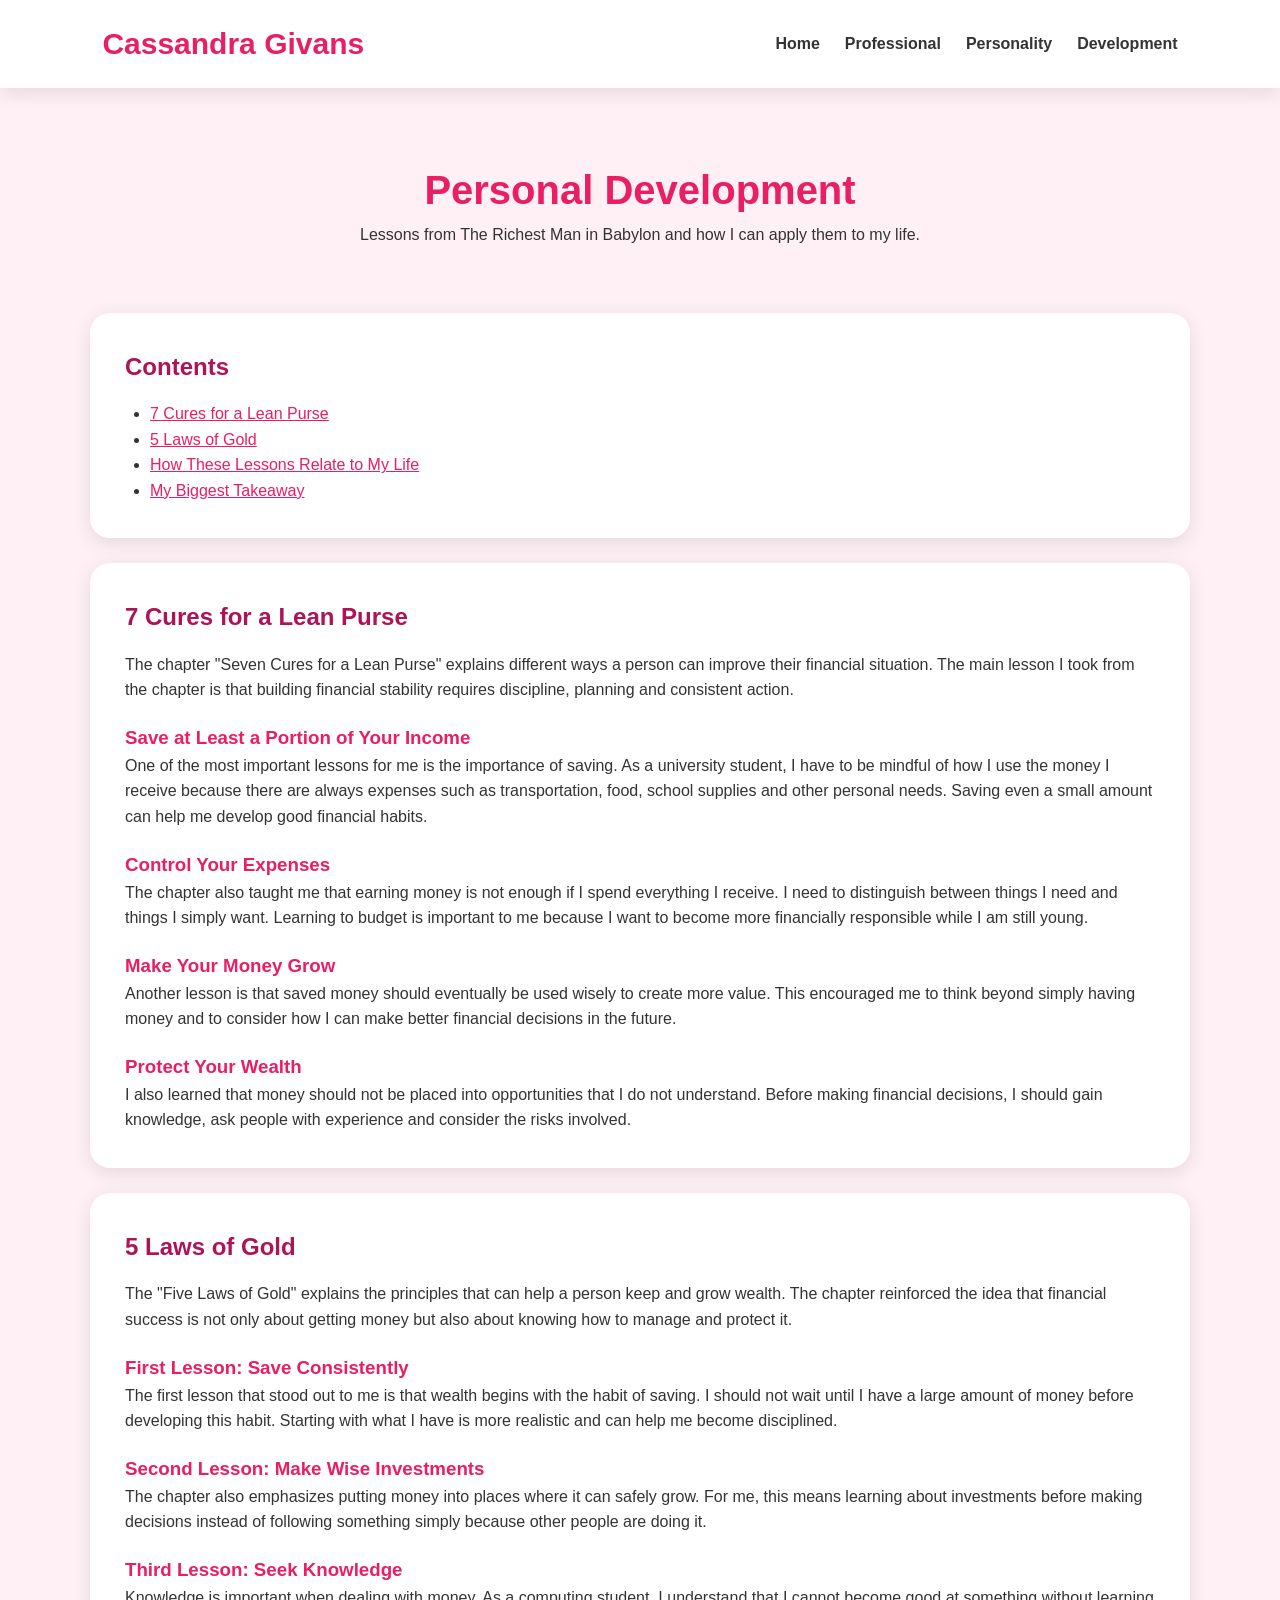
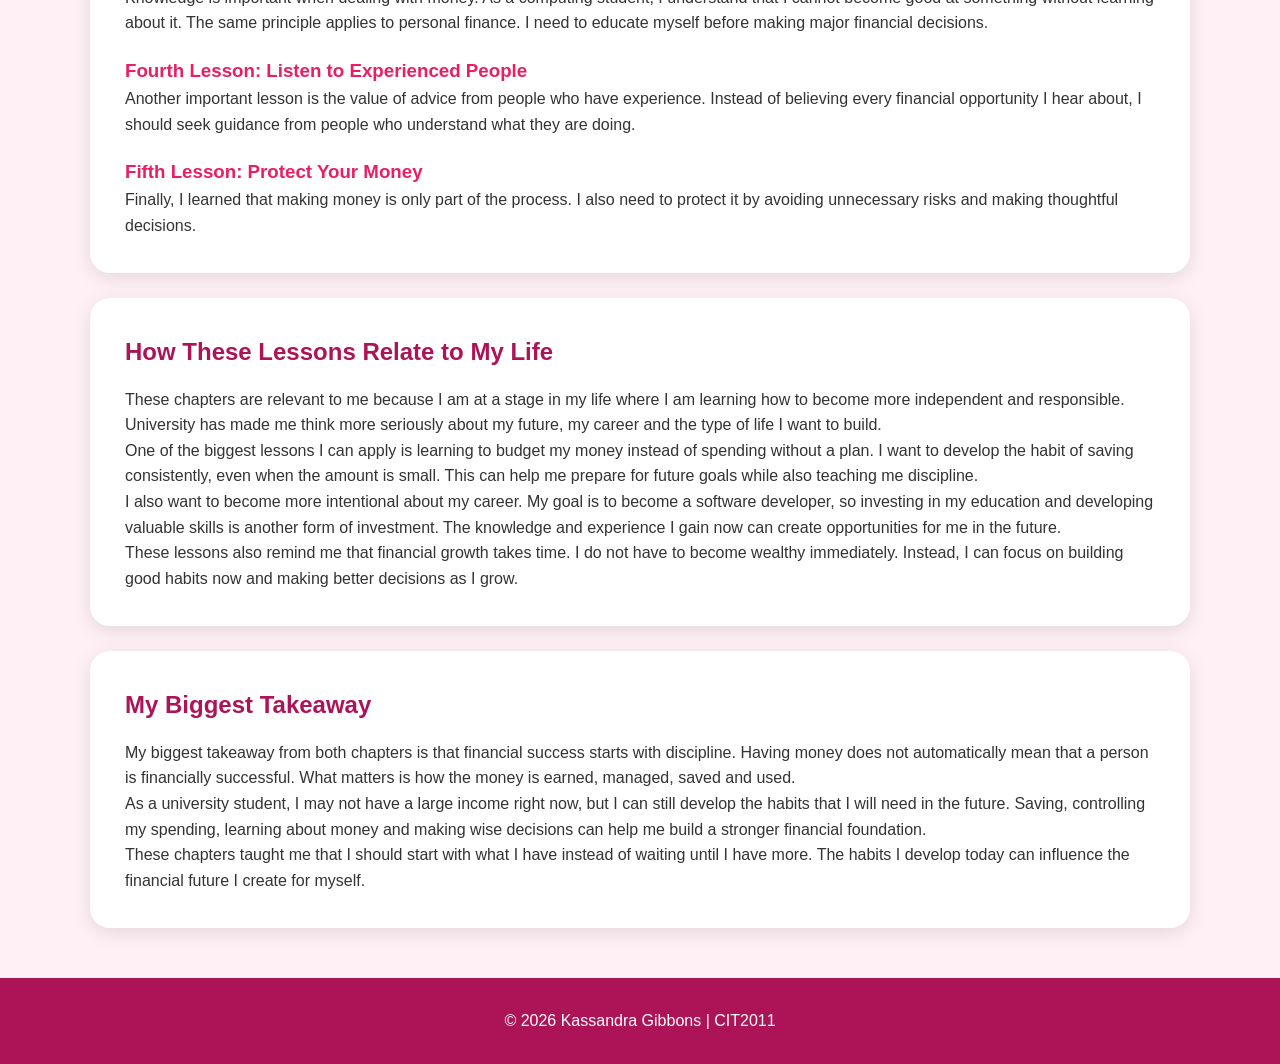
<file: Codes/development.html>
<!DOCTYPE html>
<html lang="en">

<head>
    <meta charset="UTF-8">
    <meta name="viewport" content="width=device-width, initial-scale=1.0">

    <title>Personal Development | Kassandra Gibbons</title>

     <link href="css/style.css" rel="stylesheet">
</head>

<body>

<header>

    <nav class="navbar">

        <h1 class="logo">Cassandra Givans</h1>

        <ul class="nav-links">
            <li><a href="index.html">Home</a></li>
            <li><a href="professional.html">Professional</a></li>
            <li><a href="personality.html">Personality</a></li>
            <li><a href="development.html">Development</a></li>
        </ul>

    </nav>

</header>


<main>

    <section class="page-header">

        <h2>Personal Development</h2>

        <p>
            Lessons from The Richest Man in Babylon and how I can
            apply them to my life.
        </p>

    </section>


    <!-- BOOKMARK NAVIGATION -->

    <section class="text-section">

        <h2>Contents</h2>

        <ul>

            <li>
                <a href="#seven-cures">
                    7 Cures for a Lean Purse
                </a>
            </li>

            <li>
                <a href="#five-laws">
                    5 Laws of Gold
                </a>
            </li>

            <li>
                <a href="#my-life">
                    How These Lessons Relate to My Life
                </a>
            </li>

            <li>
                <a href="#takeaway">
                    My Biggest Takeaway
                </a>
            </li>

        </ul>

    </section>


    <!-- 7 CURES -->

    <section class="text-section" id="seven-cures">

        <h2>7 Cures for a Lean Purse</h2>

        <p>
            The chapter "Seven Cures for a Lean Purse" explains
            different ways a person can improve their financial
            situation. The main lesson I took from the chapter is
            that building financial stability requires discipline,
            planning and consistent action.
        </p>

        <h3>Save at Least a Portion of Your Income</h3>

        <p>
            One of the most important lessons for me is the importance
            of saving. As a university student, I have to be mindful
            of how I use the money I receive because there are always
            expenses such as transportation, food, school supplies
            and other personal needs. Saving even a small amount can
            help me develop good financial habits.
        </p>

        <h3>Control Your Expenses</h3>

        <p>
            The chapter also taught me that earning money is not enough
            if I spend everything I receive. I need to distinguish
            between things I need and things I simply want. Learning
            to budget is important to me because I want to become more
            financially responsible while I am still young.
        </p>

        <h3>Make Your Money Grow</h3>

        <p>
            Another lesson is that saved money should eventually be
            used wisely to create more value. This encouraged me to
            think beyond simply having money and to consider how I
            can make better financial decisions in the future.
        </p>

        <h3>Protect Your Wealth</h3>

        <p>
            I also learned that money should not be placed into
            opportunities that I do not understand. Before making
            financial decisions, I should gain knowledge, ask people
            with experience and consider the risks involved.
        </p>

    </section>


    <!-- 5 LAWS -->

    <section class="text-section" id="five-laws">

        <h2>5 Laws of Gold</h2>

        <p>
            The "Five Laws of Gold" explains the principles that can
            help a person keep and grow wealth. The chapter reinforced
            the idea that financial success is not only about getting
            money but also about knowing how to manage and protect it.
        </p>

        <h3>First Lesson: Save Consistently</h3>

        <p>
            The first lesson that stood out to me is that wealth begins
            with the habit of saving. I should not wait until I have a
            large amount of money before developing this habit.
            Starting with what I have is more realistic and can help
            me become disciplined.
        </p>

        <h3>Second Lesson: Make Wise Investments</h3>

        <p>
            The chapter also emphasizes putting money into places where
            it can safely grow. For me, this means learning about
            investments before making decisions instead of following
            something simply because other people are doing it.
        </p>

        <h3>Third Lesson: Seek Knowledge</h3>

        <p>
            Knowledge is important when dealing with money. As a
            computing student, I understand that I cannot become good
            at something without learning about it. The same principle
            applies to personal finance. I need to educate myself
            before making major financial decisions.
        </p>

        <h3>Fourth Lesson: Listen to Experienced People</h3>

        <p>
            Another important lesson is the value of advice from people
            who have experience. Instead of believing every financial
            opportunity I hear about, I should seek guidance from
            people who understand what they are doing.
        </p>

        <h3>Fifth Lesson: Protect Your Money</h3>

        <p>
            Finally, I learned that making money is only part of the
            process. I also need to protect it by avoiding unnecessary
            risks and making thoughtful decisions.
        </p>

    </section>


    <!-- PERSONAL APPLICATION -->

    <section class="text-section" id="my-life">

        <h2>How These Lessons Relate to My Life</h2>

        <p>
            These chapters are relevant to me because I am at a stage
            in my life where I am learning how to become more
            independent and responsible. University has made me think
            more seriously about my future, my career and the type of
            life I want to build.
        </p>

        <p>
            One of the biggest lessons I can apply is learning to
            budget my money instead of spending without a plan. I want
            to develop the habit of saving consistently, even when the
            amount is small. This can help me prepare for future goals
            while also teaching me discipline.
        </p>

        <p>
            I also want to become more intentional about my career.
            My goal is to become a software developer, so investing in
            my education and developing valuable skills is another form
            of investment. The knowledge and experience I gain now can
            create opportunities for me in the future.
        </p>

        <p>
            These lessons also remind me that financial growth takes
            time. I do not have to become wealthy immediately. Instead,
            I can focus on building good habits now and making better
            decisions as I grow.
        </p>

    </section>


    <!-- BIGGEST TAKEAWAY -->

    <section class="text-section" id="takeaway">

        <h2>My Biggest Takeaway</h2>

        <p>
            My biggest takeaway from both chapters is that financial
            success starts with discipline. Having money does not
            automatically mean that a person is financially successful.
            What matters is how the money is earned, managed, saved and
            used.
        </p>

        <p>
            As a university student, I may not have a large income right
            now, but I can still develop the habits that I will need in
            the future. Saving, controlling my spending, learning about
            money and making wise decisions can help me build a stronger
            financial foundation.
        </p>

        <p>
            These chapters taught me that I should start with what I
            have instead of waiting until I have more. The habits I
            develop today can influence the financial future I create
            for myself.
        </p>

    </section>

</main>


<footer>

    <p>&copy; 2026 Kassandra Gibbons | CIT2011</p>

</footer>

</body>
</html>
</file>
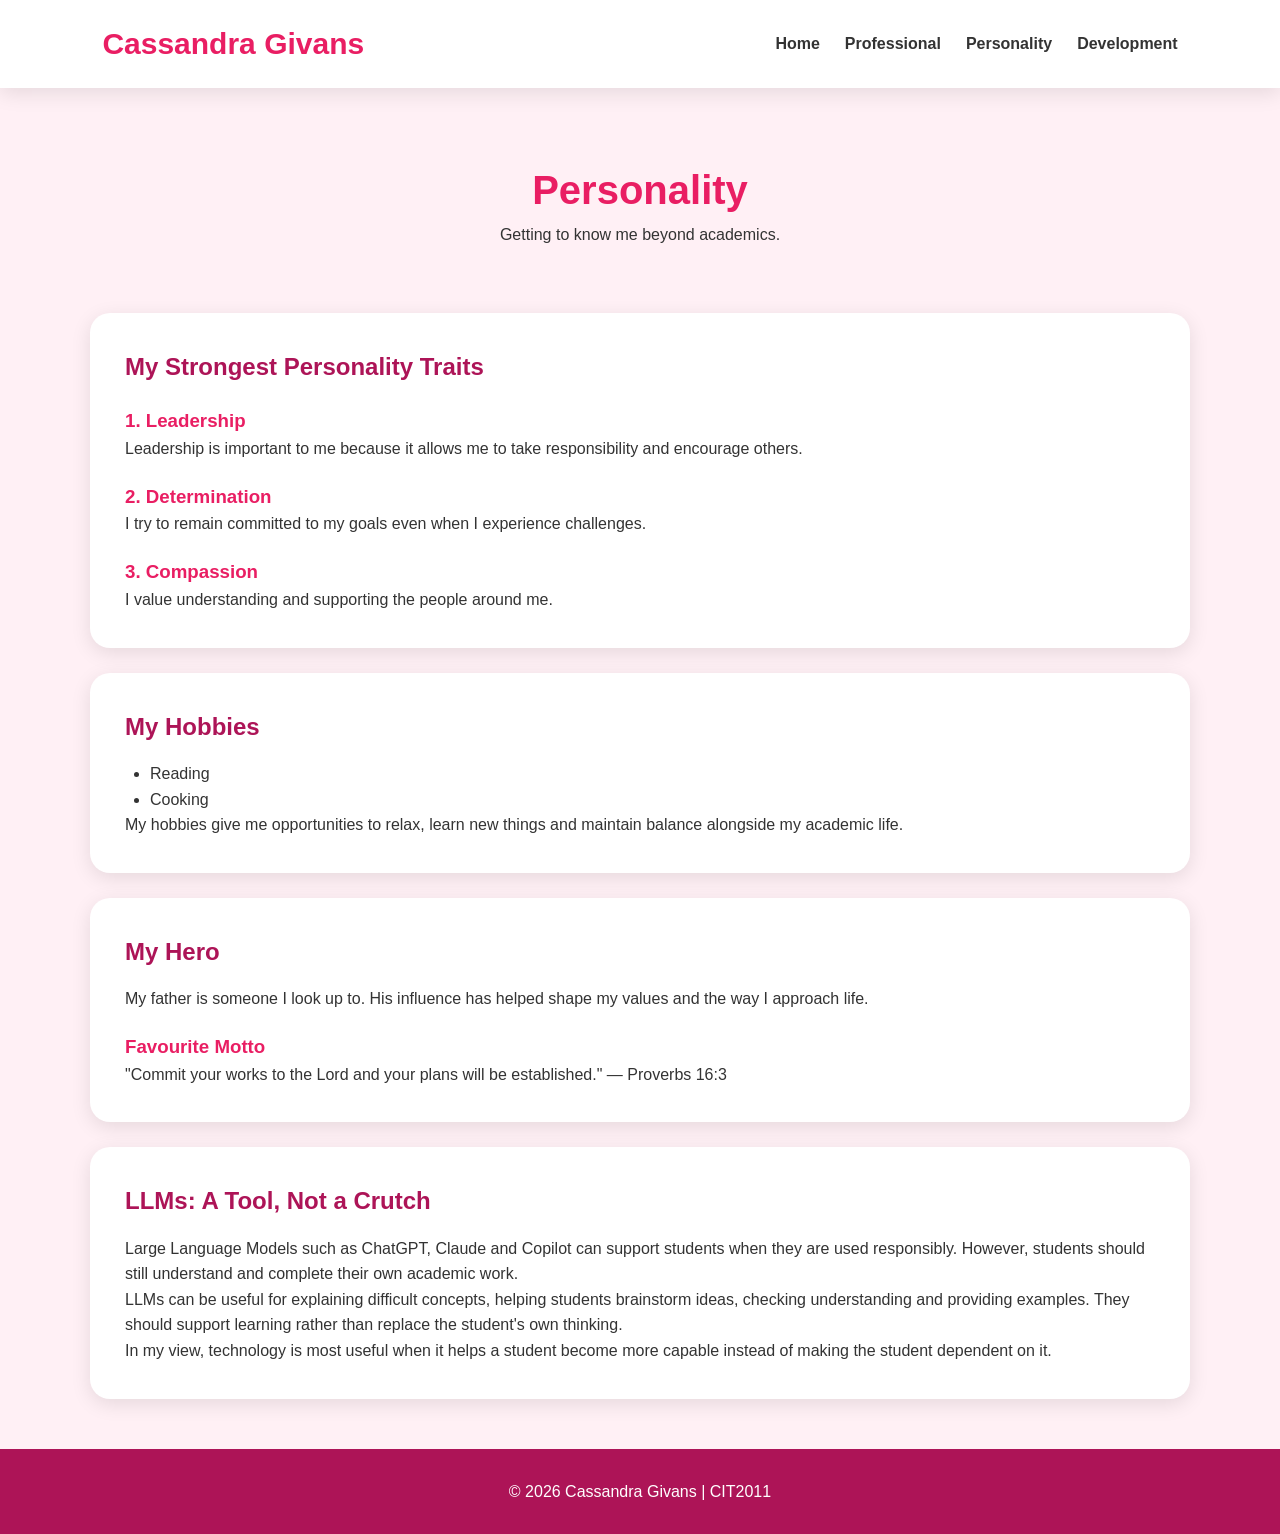
<file: Codes/personality.html>
<!DOCTYPE html>
<html lang="en">

<head>
    <meta charset="UTF-8">
    <meta name="viewport" content="width=device-width, initial-scale=1.0">

    <title>Personality | Cassandra Givans </title>

     <link href="css/style.css" rel="stylesheet">

</head>

<body>

<header>

    <nav class="navbar">

        <h1 class="logo">Cassandra Givans</h1>

        <ul class="nav-links">
            <li><a href="index.html">Home</a></li>
            <li><a href="professional.html">Professional</a></li>
            <li><a href="personality.html">Personality</a></li>
            <li><a href="development.html">Development</a></li>
        </ul>

    </nav>

</header>


<main>

    <section class="page-header">

        <h2>Personality</h2>

        <p>Getting to know me beyond academics.</p>

    </section>


    <section class="text-section">

        <h2>My Strongest Personality Traits</h2>

        <h3>1. Leadership</h3>

        <p>
            Leadership is important to me because it allows me to
            take responsibility and encourage others.
        </p>


        <h3>2. Determination</h3>

        <p>
            I try to remain committed to my goals even when I
            experience challenges.
        </p>


        <h3>3. Compassion</h3>

        <p>
            I value understanding and supporting the people around me.
        </p>

    </section>


    <section class="text-section">

        <h2>My Hobbies</h2>

        <ul>
            <li>Reading</li>
            <li>Cooking</li>
        </ul>

        <p>
            My hobbies give me opportunities to relax, learn new
            things and maintain balance alongside my academic life.
        </p>

    </section>


    <section class="text-section">

        <h2>My Hero</h2>

        <p>
            My father is someone I look up to. His influence has
            helped shape my values and the way I approach life.
        </p>

        <h3>Favourite Motto</h3>

        <p>
            "Commit your works to the Lord and your plans will be
            established." — Proverbs 16:3
        </p>

    </section>


    <section class="text-section">

        <h2>LLMs: A Tool, Not a Crutch</h2>

        <p>
            Large Language Models such as ChatGPT, Claude and Copilot
            can support students when they are used responsibly.
            However, students should still understand and complete
            their own academic work.
        </p>

        <p>
            LLMs can be useful for explaining difficult concepts,
            helping students brainstorm ideas, checking understanding
            and providing examples. They should support learning
            rather than replace the student's own thinking.
        </p>

        <p>
            In my view, technology is most useful when it helps a
            student become more capable instead of making the student
            dependent on it.
        </p>

    </section>

</main>


<footer>
    <p>&copy; 2026 Cassandra Givans | CIT2011</p>
</footer>

</body>
</html>
</file>
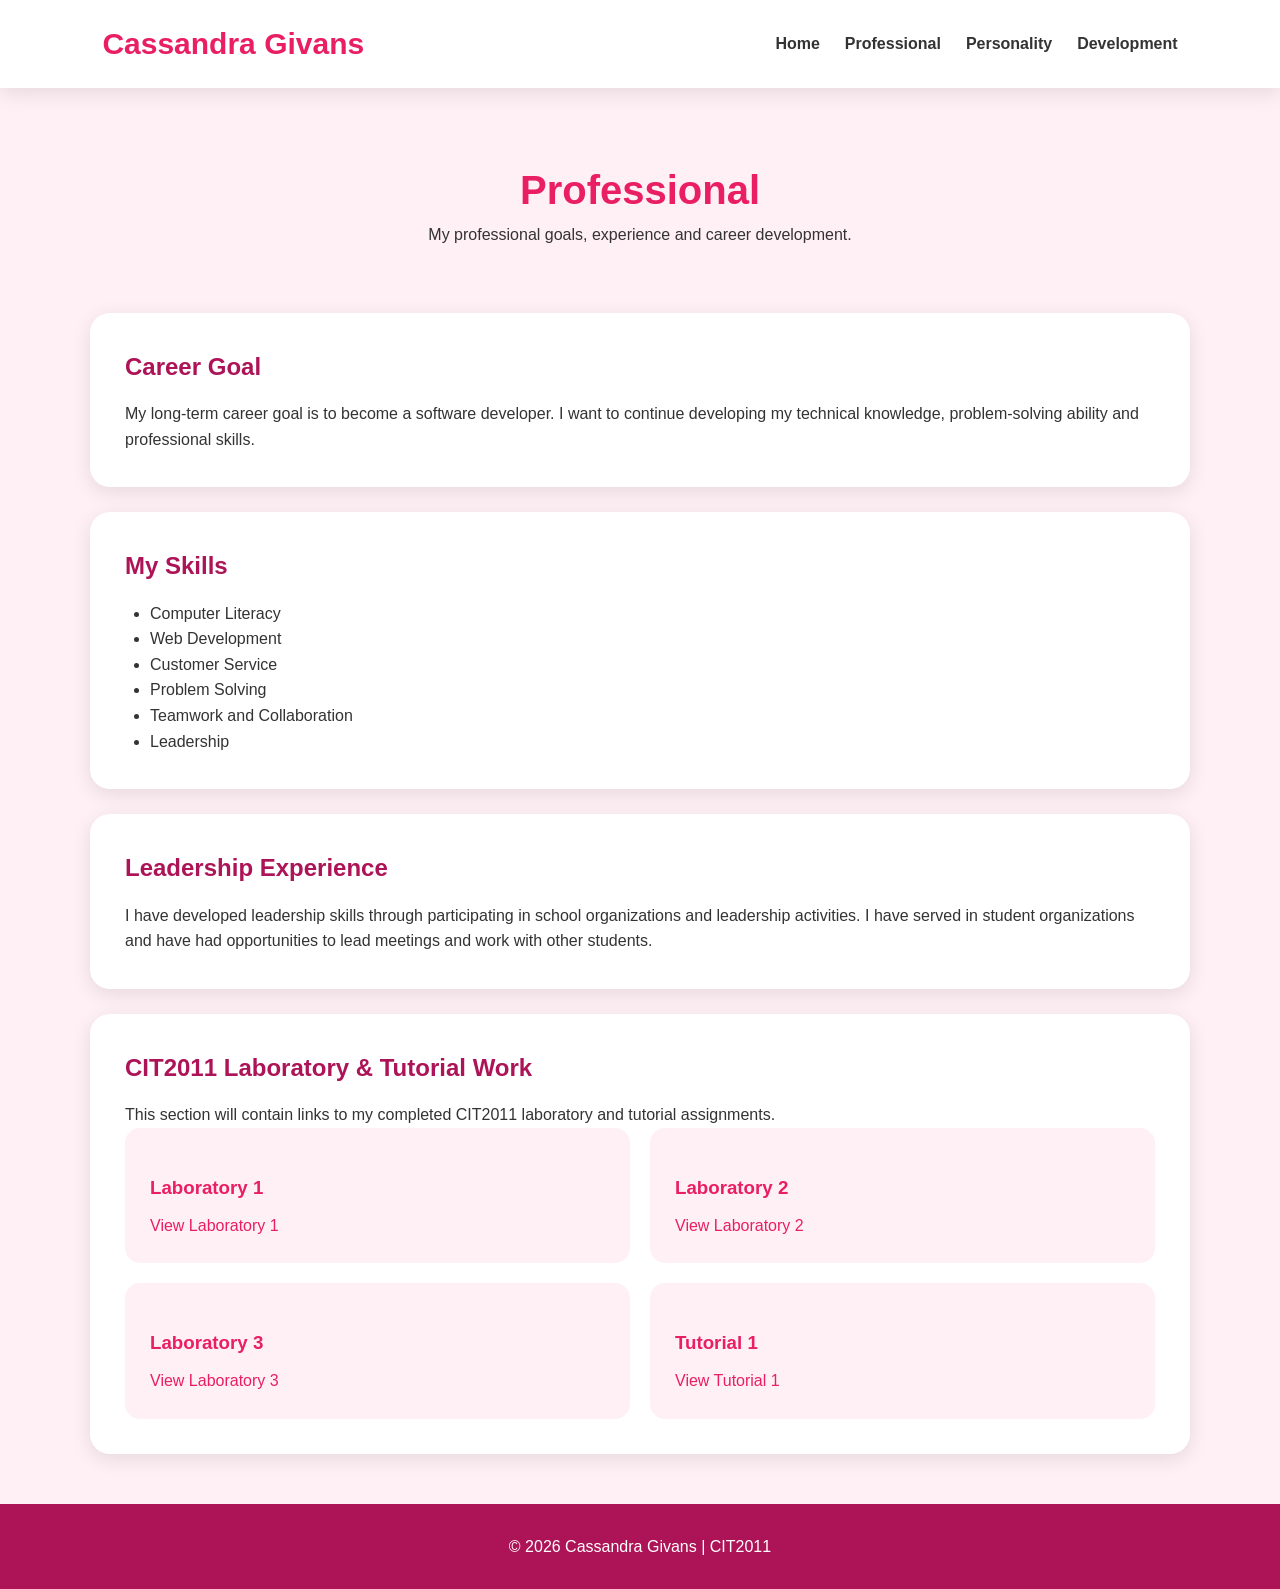
<file: Codes/professional.html>
<!DOCTYPE html>
<html lang="en">

<head>
    <meta charset="UTF-8">
    <meta name="viewport" content="width=device-width, initial-scale=1.0">

    <title>Professional | Cassandra Givans</title>

    <link href="css/style.css" rel="stylesheet">
</head>

<body>

<header>
    <nav class="navbar">

        <h1 class="logo">Cassandra Givans</h1>

        <ul class="nav-links">
            <li><a href="index.html">Home</a></li>
            <li><a href="professional.html">Professional</a></li>
            <li><a href="personality.html">Personality</a></li>
            <li><a href="development.html">Development</a></li>
        </ul>

    </nav>
</header>


<main>

    <section class="page-header">
        <h2>Professional</h2>

        <p>
            My professional goals, experience and career development.
        </p>
    </section>


    <section class="text-section">

        <h2>Career Goal</h2>

        <p>
            My long-term career goal is to become a software developer.
            I want to continue developing my technical knowledge,
            problem-solving ability and professional skills.
        </p>

    </section>


    <section class="text-section">

        <h2>My Skills</h2>

        <ul>
            <li>Computer Literacy</li>
            <li>Web Development</li>
            <li>Customer Service</li>
            <li>Problem Solving</li>
            <li>Teamwork and Collaboration</li>
            <li>Leadership</li>
        </ul>

    </section>


    <section class="text-section">

        <h2>Leadership Experience</h2>

        <p>
            I have developed leadership skills through participating
            in school organizations and leadership activities. I have
            served in student organizations and have had opportunities
            to lead meetings and work with other students.
        </p>

    </section>


    <section class="text-section">

        <h2>CIT2011 Laboratory & Tutorial Work</h2>

        <p>
            This section will contain links to my completed
            CIT2011 laboratory and tutorial assignments.
        </p>

    <div class="card-container">

        <a class="page-card" href="..Lab-Work/Lab-1/index.html">
            <h3>Laboratory 1</h3>
            <p>View Laboratory 1</p>
        </a>

        <a class="page-card" href="../Lab-Work/Lab-2/index.html">
            <h3>Laboratory 2</h3>
            <p>View Laboratory 2</p>
        </a>

        <a class="page-card" href="../Lab-Work/Lab-3/index.html">
            <h3>Laboratory 3</h3>
            <p>View Laboratory 3</p>    
        </a>

        <a class=" page-card" href="../Lab-Work/Tutorial-1/index.html">
            <h3>Tutorial 1</h3>
            <p>View Tutorial 1</p>
        </a>
    </div>

    </section>

</main>


<footer>
    <p>&copy; 2026 Cassandra Givans | CIT2011</p>
</footer>

</body>
</html>
</file>
<file: Codes/css/style.css>
:root {
    --pink: #e91e63;
    --light-pink: #fff0f5;
    --dark-pink: #ad1457;
    --white: #ffffff;
    --dark: #333333;
    --grey: #666666;
    --shadow: 0 5px 20px rgba(0, 0, 0, 0.10);
    --font: Arial, Helvetica, sans-serif;
}


* {
    margin: 0;
    padding: 0;
    box-sizing: border-box;
}


html {
    scroll-behavior: smooth;
}


body {
    font-family: var(--font);
    color: var(--dark);
    background-color: var(--light-pink);
    line-height: 1.6;
}


/* Navigation */

.navbar {
    display: flex;
    justify-content: space-between;
    align-items: center;
    padding: 20px 8%;
    background-color: var(--white);
    box-shadow: var(--shadow);
}


.logo {
    color: var(--pink);
    font-size: 30px;
}


.nav-links {
    display: flex;
    list-style: none;
    gap: 25px;
}


.nav-links a {
    text-decoration: none;
    color: var(--dark);
    font-weight: bold;
}


.nav-links a:hover {
    color: var(--pink);
}


/* Main */

main {
    width: 90%;
    max-width: 1100px;
    margin: auto;
}


/* Hero */

.hero {
    min-height: 75vh;
    display: flex;
    justify-content: space-between;
    align-items: center;
    gap: 50px;
    padding: 70px 0;
}


.hero-text {
    flex: 1;
}


.small-heading {
    color: var(--pink);
    font-weight: bold;
    letter-spacing: 3px;
}


.hero h2 {
    font-size: 48px;
    margin: 15px 0;
}


.hero h2 span {
    color: var(--pink);
}


.hero-text > p {
    color: var(--grey);
    max-width: 600px;
    margin-bottom: 30px;
}


.button {
    display: inline-block;
    padding: 13px 25px;
    background-color: var(--pink);
    color: var(--white);
    text-decoration: none;
    border-radius: 25px;
    font-weight: bold;
}


.button:hover {
    background-color: var(--dark-pink);
}


/* Image */

.hero-image {
    text-align: center;
}


.hero-image img {
    width: 250px;
    height: 300px;
    object-fit: cover;
    border-radius: 20px;
    border: 6px solid var(--white);
    box-shadow: var(--shadow);
}


.hero-image p {
    margin-top: 10px;
    color: var(--grey);
    font-size: 14px;
}


/* Sections */

.content-section {
    background-color: var(--white);
    margin: 30px 0;
    padding: 40px;
    border-radius: 20px;
    box-shadow: var(--shadow);
}


.content-section h2 {
    color: var(--pink);
    margin-bottom: 20px;
}


/* Cards */

.card-container {
    display: grid;
    grid-template-columns: repeat(2, 1fr);
    gap: 20px;
}


.card,
.page-card {
    padding: 25px;
    background-color: var(--light-pink);
    border-radius: 15px;
}


.card h3,
.page-card h3 {
    color: var(--dark-pink);
    margin-bottom: 10px;
}


.page-card {
    text-decoration: none;
    color: var(--dark);
    transition: 0.3s;
}


.page-card:hover {
    transform: translateY(-5px);
    box-shadow: var(--shadow);
}


/* Footer */

footer {
    text-align: center;
    padding: 30px;
    margin-top: 50px;
    background-color: var(--dark-pink);
    color: var(--white);
}


/* Other page styling */

.page-header {
    text-align: center;
    padding: 70px 20px 40px;
}


.page-header h2 {
    color: var(--pink);
    font-size: 40px;
}


.text-section {
    background-color: var(--white);
    padding: 35px;
    margin: 25px 0;
    border-radius: 20px;
    box-shadow: var(--shadow);
}


.text-section h2 {
    color: var(--dark-pink);
    margin-bottom: 15px;
}


.text-section h3 {
    color: var(--pink);
    margin-top: 20px;
}


.text-section ul {
    padding-left: 25px;
}


.text-section a {
    color: var(--pink);
}


/* Responsive design */

@media (max-width: 750px) {

    .navbar {
        flex-direction: column;
        gap: 15px;
    }

    .nav-links {
        flex-wrap: wrap;
        justify-content: center;
        gap: 15px;
    }

    .hero {
        flex-direction: column;
        text-align: center;
        padding: 50px 0;
    }

    .hero h2 {
        font-size: 36px;
    }

    .hero-text > p {
        margin-left: auto;
        margin-right: auto;
    }

    .card-container {
        grid-template-columns: 1fr;
    }

    .content-section {
        padding: 25px;
    }

}
</file>
